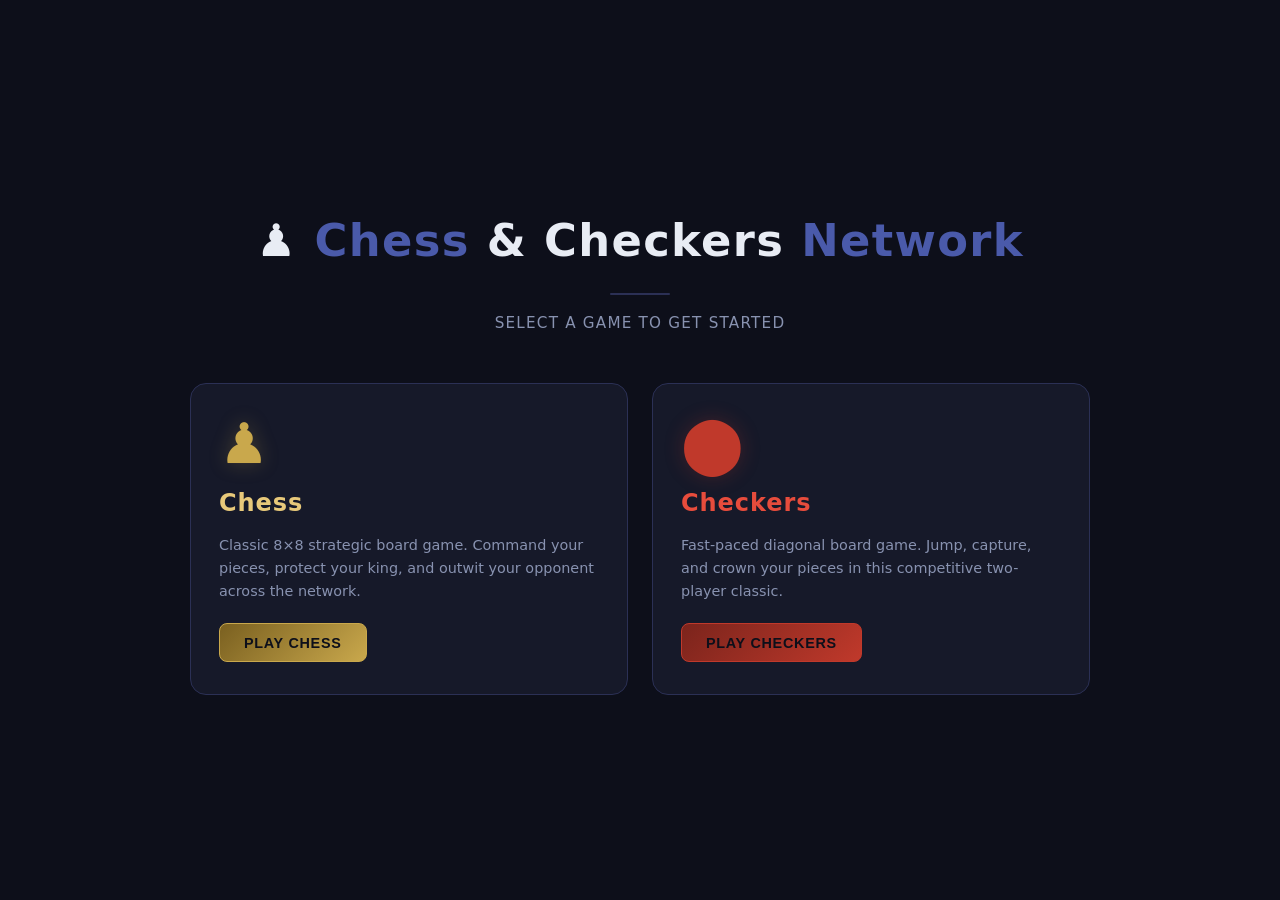
<file: ui/index.html>
<!DOCTYPE html>
<html lang="en">
<head>
  <meta charset="UTF-8" />
  <meta name="viewport" content="width=device-width, initial-scale=1.0" />
  <title>Chess &amp; Checkers Gaming Network</title>

  <link rel="stylesheet" href="css/layout.css" />
  <link rel="stylesheet" href="css/theme.css"  />
</head>
<body>

  <!-- PAGE 1 — Game Selection Menu -->
  <section id="page-menu" class="page page--active" aria-label="Game Selection">

    <header class="site-header">
      <h1 class="site-title">
        ♟ <span class="site-title-accent">Chess</span> &amp; Checkers
        <span class="site-title-accent">Network</span>
      </h1>
      <div class="divider"></div>
      <p class="site-subtitle">Select a game to get started</p>
    </header>

    <div class="game-select-grid" role="list">

      <!-- ── Chess Card ─────────────────────────── -->
      <article id="card-chess" class="game-card game-card--chess"
               role="listitem" aria-label="Play Chess">
        <div class="card-stripe" aria-hidden="true"></div>

        <span class="card-icon" aria-hidden="true">♟</span>
        <h2 class="card-title">Chess</h2>
        <p class="card-description">
          Classic 8×8 strategic board game. Command your pieces,
          protect your king, and outwit your opponent across the network.
        </p>
        <button id="btn-chess" class="card-btn" type="button">
          Play Chess
        </button>
      </article>

      <!-- ── Checkers Card ──────────────────────── -->
      <article id="card-checkers" class="game-card game-card--checkers"
               role="listitem" aria-label="Play Checkers">
        <div class="card-stripe" aria-hidden="true"></div>

        <span class="card-icon" aria-hidden="true">⬤</span>
        <h2 class="card-title">Checkers</h2>
        <p class="card-description">
          Fast-paced diagonal board game. Jump, capture, and crown your
          pieces in this competitive two-player classic.
        </p>
        <button id="btn-checkers" class="card-btn" type="button">
          Play Checkers
        </button>
      </article>

    </div><!-- /.game-select-grid -->

  </section><!-- /#page-menu -->


  <!-- PAGE 2 — Connection Lobby -->
  <section id="page-lobby" class="page" aria-label="Player Connection Lobby">

    <div class="lobby-container">

      <!-- Lobby header (game name injected by lobby.js) -->
      <header class="lobby-header">
        <h2 class="lobby-title">
          Connecting to
          <span id="lobby-game-name" class="lobby-game-label">Game</span>
        </h2>
        <div class="divider"></div>
        <p class="site-subtitle">Waiting for both players to join…</p>
      </header>

      <!-- ── Player Slots ────────────────────────────── -->
      <div class="players-panel" aria-live="polite" aria-label="Player connection status">

        <!-- Player 1 -->
        <div id="slot-p1" class="player-slot player-slot--waiting"
             role="status" aria-label="Player 1 status">
          <div id="avatar-p1" class="player-avatar player-avatar--chess"
               aria-hidden="true">♔</div>
          <span class="player-name">Player 1</span>
          <span id="role-p1" class="player-role">White Pieces</span>
          <div class="status-pill">
            <span id="dot-p1"          class="status-dot  status-dot--waiting"></span>
            <span id="status-label-p1" class="status-label status-label--waiting">Waiting…</span>
          </div>
        </div>

        <!-- VS badge -->
        <div class="vs-badge" aria-hidden="true">VS</div>

        <!-- Player 2 -->
        <div id="slot-p2" class="player-slot player-slot--waiting"
             role="status" aria-label="Player 2 status">
          <div id="avatar-p2" class="player-avatar player-avatar--chess"
               aria-hidden="true">♚</div>
          <span class="player-name">Player 2</span>
          <span id="role-p2" class="player-role">Black Pieces</span>
          <div class="status-pill">
            <span id="dot-p2"          class="status-dot  status-dot--waiting"></span>
            <span id="status-label-p2" class="status-label status-label--waiting">Waiting…</span>
          </div>
        </div>

      </div><!-- /.players-panel -->

      <!-- ── Action Buttons ─────────────────────────── -->
      <div class="lobby-actions">
        <button id="btn-start-game" class="btn-start" type="button" disabled>
            Waiting for players…
        </button>
        <button id="btn-back-menu" class="btn-back" type="button">
          ← Menu
        </button>
      </div>
    </div><!-- /.lobby-container -->

  </section><!-- /#page-lobby -->


  <!-- Toast notification container (populated by lobby.js) -->
  <div id="toast-container" class="toast-container" aria-live="polite" aria-atomic="false"></div>

  <script src="js/gameRouter.js" defer></script>
  <script src="js/menu.js"       defer></script>
  <script src="js/lobby.js"      defer></script>

  <!-- Bootstrap all controllers after DOM is ready -->
  <script defer>
    document.addEventListener('DOMContentLoaded', () => {
      GameRouter.init();
      MenuController.init();
      LobbyController.init();
    });
  </script>

</body>
</html>
</file>
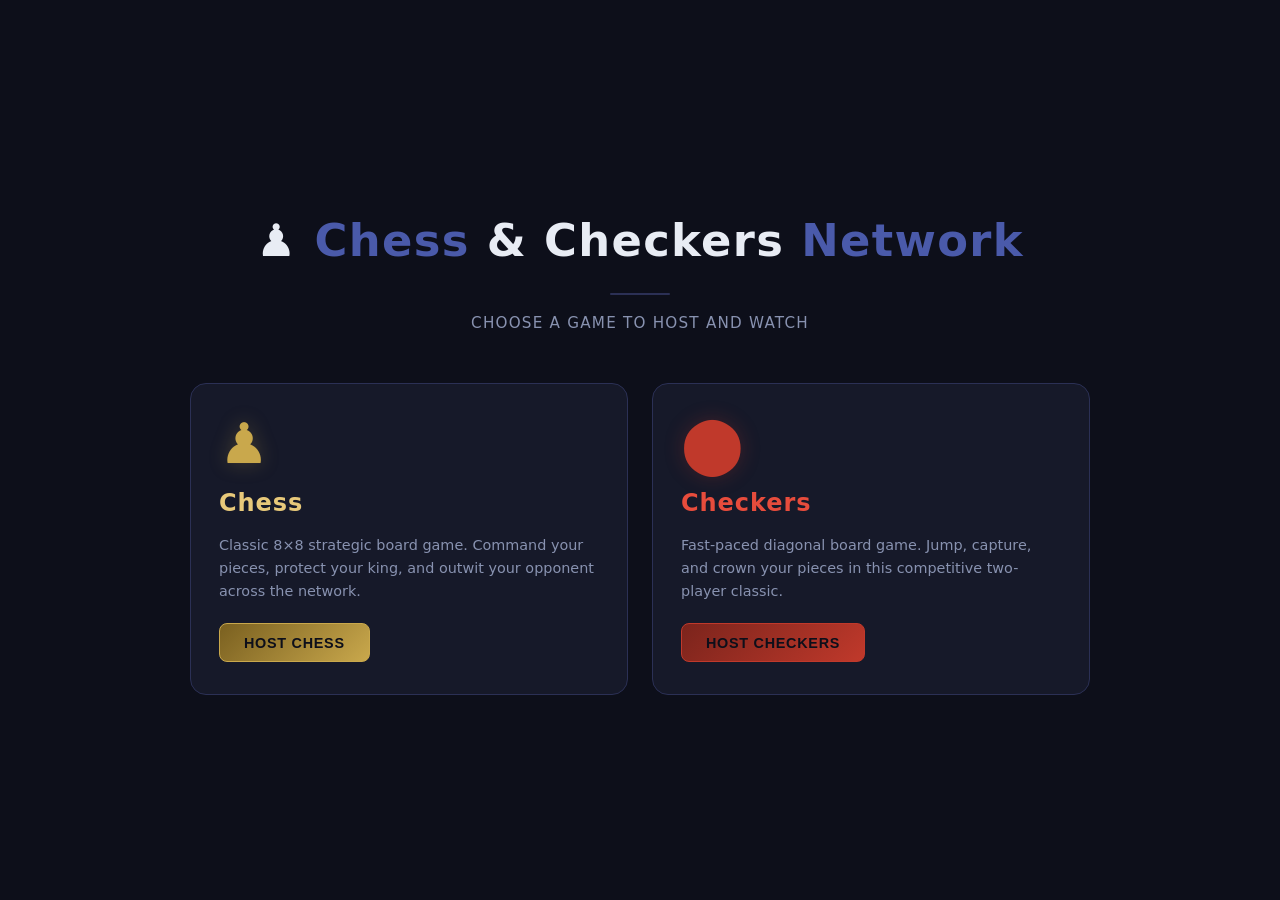
<file: ui/host.html>
<!DOCTYPE html>
<html lang="en">
<head>
  <meta charset="UTF-8" />
  <meta name="viewport" content="width=device-width, initial-scale=1.0" />
  <title>Host &amp; Spectate | Chess &amp; Checkers Network</title>

  <link rel="stylesheet" href="css/layout.css" />
  <link rel="stylesheet" href="css/theme.css"  />
</head>
<body>

  <!-- PAGE 1 — Game Selection Menu -->
  <section id="page-menu" class="page page--active" aria-label="Game Selection">

    <header class="site-header">
      <h1 class="site-title">
        ♟ <span class="site-title-accent">Chess</span> &amp; Checkers
        <span class="site-title-accent">Network</span>
      </h1>
      <div class="divider"></div>
      <p class="site-subtitle">Choose a game to host and watch</p>
    </header>

    <div class="game-select-grid" role="list">

      <!-- ── Chess Card ─────────────────────────── -->
      <article id="card-chess" class="game-card game-card--chess"
               role="listitem" aria-label="Host Chess">
        <div class="card-stripe" aria-hidden="true"></div>

        <span class="card-icon" aria-hidden="true">♟</span>
        <h2 class="card-title">Chess</h2>
        <p class="card-description">
          Classic 8×8 strategic board game. Command your pieces,
          protect your king, and outwit your opponent across the network.
        </p>
        <button id="btn-chess" class="card-btn" type="button">
          Host Chess
        </button>
      </article>

      <!-- ── Checkers Card ──────────────────────── -->
      <article id="card-checkers" class="game-card game-card--checkers"
               role="listitem" aria-label="Host Checkers">
        <div class="card-stripe" aria-hidden="true"></div>

        <span class="card-icon" aria-hidden="true">⬤</span>
        <h2 class="card-title">Checkers</h2>
        <p class="card-description">
          Fast-paced diagonal board game. Jump, capture, and crown your
          pieces in this competitive two-player classic.
        </p>
        <button id="btn-checkers" class="card-btn" type="button">
          Host Checkers
        </button>
      </article>

    </div><!-- /.game-select-grid -->

  </section><!-- /#page-menu -->


  <!-- PAGE 2 — Connection Lobby -->
  <section id="page-lobby" class="page" aria-label="Player Connection Lobby">

    <div class="lobby-container">

      <!-- Lobby header (game name injected by lobby.js) -->
      <header class="lobby-header">
        <h2 class="lobby-title">
          <span id="lobby-game-name">Game</span> host lobby
        </h2>
        <div class="divider"></div>
        <p class="site-subtitle">Start the game after both players join</p>
      </header>

      <div class="connection-form">
        <label for="host-address">Game server address</label>
        <input id="host-address" type="url" placeholder="Awaiting server integration"
               aria-describedby="host-address-todo" disabled />
        <p id="host-address-todo" class="connection-status">
          <strong>TODO:</strong> Connect the host automatically and show a shareable player link/address.
        </p>
        <p id="host-status" class="connection-status" role="status">Disconnected</p>
      </div>

      <!-- ── Player Slots ────────────────────────────── -->
      <div class="players-panel" aria-live="polite" aria-label="Player connection status">

        <!-- Player 1 -->
        <div id="slot-p1" class="player-slot player-slot--waiting"
             role="status" aria-label="Player 1 status">
          <div id="avatar-p1" class="player-avatar player-avatar--chess"
               aria-hidden="true">♔</div>
          <span class="player-name">Player 1</span>
          <span class="player-role">White Pieces</span>
          <div class="status-pill">
            <span id="dot-p1"          class="status-dot  status-dot--waiting"></span>
            <span id="status-label-p1" class="status-label status-label--waiting">Waiting…</span>
          </div>
        </div>

        <!-- VS badge -->
        <div class="vs-badge" aria-hidden="true">VS</div>

        <!-- Player 2 -->
        <div id="slot-p2" class="player-slot player-slot--waiting"
             role="status" aria-label="Player 2 status">
          <div id="avatar-p2" class="player-avatar player-avatar--chess"
               aria-hidden="true">♚</div>
          <span class="player-name">Player 2</span>
          <span class="player-role">Black Pieces</span>
          <div class="status-pill">
            <span id="dot-p2"          class="status-dot  status-dot--waiting"></span>
            <span id="status-label-p2" class="status-label status-label--waiting">Waiting…</span>
          </div>
        </div>

      </div><!-- /.players-panel -->

      <section id="host-board" class="spectator-board" aria-label="Game board" hidden>
        <p id="host-turn"></p>
        <pre id="host-position"></pre>
      </section>

      <!-- ── Action Buttons ─────────────────────────── -->
      <div class="lobby-actions">
        <button id="btn-start-game" class="btn-start" type="button" disabled>
          Start Game
        </button>
        <button id="btn-back-menu" class="btn-back" type="button">
          Back to menu
        </button>
      </div>
      <details class="connection-log">
        <summary>Connection log</summary>
        <ol id="connection-log"></ol>
      </details>
    </div><!-- /.lobby-container -->

  </section><!-- /#page-lobby -->


  <!-- Connection errors are announced here and kept in the connection log. -->
  <div id="toast-container" class="toast-container" aria-live="polite" aria-atomic="false"></div>

  <script src="js/gameRouter.js" defer></script>
  <script src="js/menu.js"       defer></script>
  <script src="js/feedback.js"   defer></script>
  <script src="js/lobby.js"      defer></script>

  <!-- Bootstrap all controllers after DOM is ready -->
  <script defer>
    document.addEventListener('DOMContentLoaded', () => {
      GameRouter.init();
      MenuController.init();
      LobbyController.init();
    });
  </script>

</body>
</html>
</file>
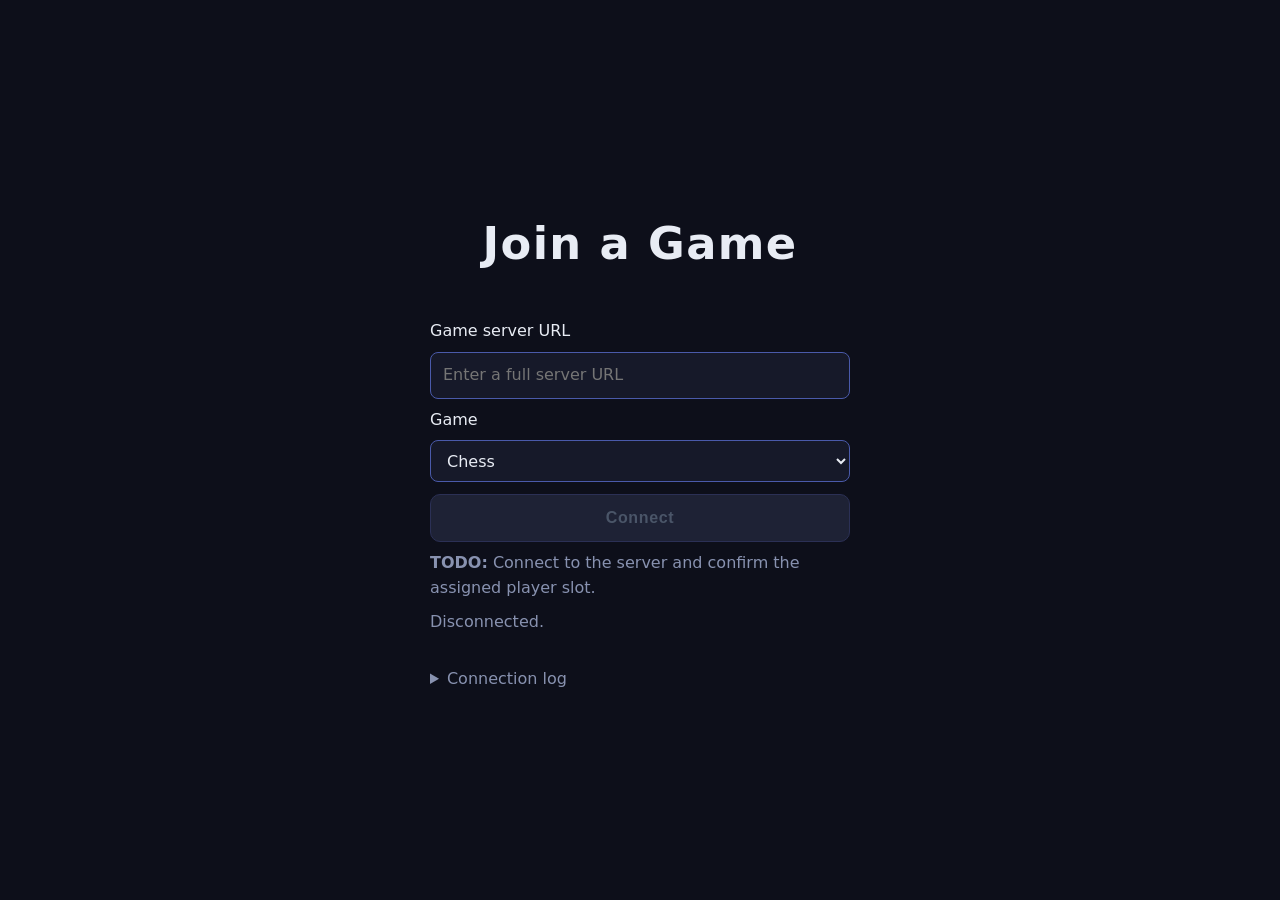
<file: ui/player.html>
<!DOCTYPE html>
<html lang="en">
<head>
  <meta charset="UTF-8" />
  <meta name="viewport" content="width=device-width, initial-scale=1.0" />
  <title>Join a Game | Chess &amp; Checkers Network</title>
  <link rel="stylesheet" href="css/layout.css" />
  <link rel="stylesheet" href="css/theme.css" />
  <script src="js/feedback.js" defer></script>
  <script src="js/player.js" defer></script>
</head>
<body>
  <main class="page page--active">
    <div class="lobby-container">
      <header class="lobby-header">
        <h1 class="site-title">Join a Game</h1>
      </header>

      <form id="player-form" class="connection-form" novalidate>
        <label for="player-address">Game server URL</label>
        <input id="player-address" type="url" placeholder="Enter a full server URL"
               aria-describedby="player-connect-todo" autocapitalize="none" spellcheck="false" required />
        <label for="player-game">Game</label>
        <select id="player-game">
          <option value="chess">Chess</option>
          <option value="checkers">Checkers</option>
        </select>
        <button id="player-connect" class="btn-start" type="submit" disabled>Connect</button>
        <p id="player-connect-todo" class="connection-status">
          <strong>TODO:</strong> Connect to the server and confirm the assigned player slot.
        </p>
        <p id="player-status" class="connection-status" role="status">Disconnected.</p>
      </form>

      <section id="player-board" class="spectator-board" aria-label="Game board" hidden>
        <p id="player-turn"></p>
        <pre id="player-board-state"></pre>
      </section>

      <details class="connection-log">
        <summary>Connection log</summary>
        <ol id="connection-log"></ol>
      </details>
    </div>
  </main>
  <div id="toast-container" class="toast-container" aria-live="polite" aria-atomic="false"></div>
</body>
</html>
</file>
<file: ui/css/layout.css>
/* ── Reset / Base ─────────────────────────────────────────────── */
*, *::before, *::after {
  box-sizing: border-box;
  margin: 0;
  padding: 0;
}

body {
  font-family: 'Segoe UI', system-ui, -apple-system, sans-serif;
  font-size: 16px;
  line-height: 1.6;
  min-height: 100vh;
  display: flex;
  flex-direction: column;
  align-items: center;
  justify-content: center;
  padding: 2rem 1rem;
}

/* ── Page Wrapper ─────────────────────────────────────────────── */
.page {
  display: none;        
  flex-direction: column;
  align-items: center;
  width: 100%;
  max-width: 900px;
  animation: fadeIn 0.3s ease;
}

.page--active {
  display: flex;
}

@keyframes fadeIn {
  from { opacity: 0; transform: translateY(12px); }
  to   { opacity: 1; transform: translateY(0);    }
}

/*Header */
.site-header {
  text-align: center;
  margin-bottom: 3rem;
}

.site-title {
  font-size: clamp(1.8rem, 4vw, 2.8rem);
  font-weight: 700;
  letter-spacing: 0.03em;
  margin-bottom: 0.4rem;
}

.site-subtitle {
  font-size: 0.95rem;
  letter-spacing: 0.08em;
  text-transform: uppercase;
}

/* Divider */
.divider {
  width: 60px;
  height: 2px;
  margin: 1rem auto;
  border-radius: 2px;
}

/*  Game Selection Grid  */
.game-select-grid {
  display: grid;
  grid-template-columns: repeat(auto-fit, minmax(280px, 1fr));
  gap: 1.5rem;
  width: 100%;
}

/* Game Card */
.game-card {
  position: relative;
  border: 1px solid;
  border-radius: 16px;
  padding: 2rem 1.75rem;
  cursor: pointer;
  transition: transform 0.2s ease, border-color 0.2s ease,
              background-color 0.2s ease, box-shadow 0.2s ease;
  overflow: hidden;
  display: flex;
  flex-direction: column;
  gap: 0.75rem;
}

.game-card:hover {
  transform: translateY(-4px);
  box-shadow: 0 8px 32px rgba(0, 0, 0, 0.4);
}

/* Top accent stripe */
.card-stripe {
  position: absolute;
  top: 0;
  left: 0;
  right: 0;
  height: 3px;
  background: transparent;
  transition: background 0.3s ease;
}

.game-card .card-icon {
  font-size: 3.5rem;
  line-height: 1;
}

.game-card .card-title {
  font-size: 1.5rem;
  font-weight: 700;
  letter-spacing: 0.04em;
}

.game-card .card-description {
  font-size: 0.9rem;
  line-height: 1.6;
  flex: 1;
}

.game-card .card-btn {
  display: inline-block;
  margin-top: 0.5rem;
  padding: 0.65rem 1.5rem;
  border-radius: 8px;
  border: 1px solid;
  font-size: 0.9rem;
  font-weight: 600;
  letter-spacing: 0.05em;
  text-transform: uppercase;
  cursor: pointer;
  transition: background 0.2s ease, box-shadow 0.2s ease;
  align-self: flex-start;
}

/* Lobby Page */
.lobby-container {
  width: 100%;
  display: flex;
  flex-direction: column;
  align-items: center;
  gap: 2rem;
}

.lobby-header {
  text-align: center;
}

.lobby-title {
  font-size: clamp(1.4rem, 3vw, 2rem);
  font-weight: 700;
  margin-bottom: 0.3rem;
}

.lobby-game-label {
  font-size: 0.85rem;
  letter-spacing: 0.1em;
  text-transform: uppercase;
}

/* Player Slots */
.players-panel {
  display: grid;
  grid-template-columns: 1fr auto 1fr;
  align-items: center;
  gap: 1.5rem;
  width: 100%;
  max-width: 700px;
}

.player-slot {
  border: 1px solid;
  border-radius: 14px;
  padding: 1.5rem 1.25rem;
  display: flex;
  flex-direction: column;
  align-items: center;
  gap: 0.75rem;
  transition: border-color 0.4s ease, background-color 0.4s ease,
              box-shadow 0.4s ease;
}

.player-slot--connected {
  box-shadow: 0 0 16px rgba(39, 174, 96, 0.2);
}

.player-avatar {
  width: 64px;
  height: 64px;
  border-radius: 50%;
  display: flex;
  align-items: center;
  justify-content: center;
  font-size: 2rem;
}

.player-name {
  font-size: 1rem;
  font-weight: 600;
}

.player-role {
  font-size: 0.75rem;
  letter-spacing: 0.08em;
  text-transform: uppercase;
}

/* Status pill */
.status-pill {
  display: flex;
  align-items: center;
  gap: 0.4rem;
  padding: 0.3rem 0.75rem;
  border-radius: 20px;
  font-size: 0.78rem;
  font-weight: 600;
}

.status-dot {
  width: 8px;
  height: 8px;
  border-radius: 50%;
  animation: pulse 1.8s infinite;
}

@keyframes pulse {
  0%, 100% { opacity: 1;   transform: scale(1);    }
  50%       { opacity: 0.5; transform: scale(0.85); }
}

.player-slot--connected .status-dot { animation: none; opacity: 1; }

/* VS badge */
.vs-badge {
  font-size: 1.2rem;
  font-weight: 800;
  letter-spacing: 0.05em;
  opacity: 0.5;
  flex-shrink: 0;
}

/* Lobby Actions */
.lobby-actions {
  display: flex;
  flex-direction: column;
  align-items: center;
  gap: 0.75rem;
  width: 100%;
  max-width: 320px;
}

.btn-start,
.btn-back {
  width: 100%;
  padding: 0.85rem 1.5rem;
  border-radius: 10px;
  border: 1px solid;
  font-size: 1rem;
  font-weight: 600;
  letter-spacing: 0.04em;
  cursor: pointer;
  transition: background 0.2s ease, box-shadow 0.2s ease,
              color 0.2s ease, border-color 0.2s ease;
}

.btn-start {
  margin-top: 0.25rem;
}

.connection-form,
.connection-log,
.spectator-board {
  width: 100%;
  max-width: 420px;
}

.connection-form {
  display: grid;
  gap: 0.5rem;
}

.connection-form input,
.connection-form select {
  width: 100%;
  padding: 0.6rem 0.75rem;
  border: 1px solid var(--color-border-glow);
  border-radius: 8px;
  font: inherit;
  color: var(--color-text-primary);
  background: var(--color-bg-secondary);
  color-scheme: dark;
}

#host-address:disabled {
  opacity: 0.55;
  cursor: not-allowed;
}

.connection-status,
.connection-log {
  color: var(--color-text-secondary);
}

.connection-log summary {
  cursor: pointer;
}

.connection-log ol {
  max-height: 12rem;
  overflow: auto;
  list-style: none;
  overflow-wrap: anywhere;
}

.connection-error {
  color: #ff968a;
}

.spectator-board {
  padding: 0.75rem;
  border: 1px solid var(--color-border);
  border-radius: 8px;
  background: var(--color-bg-secondary);
}

.spectator-board pre {
  overflow-x: auto;
}

/* Toast */
.toast-container {
  position: fixed;
  bottom: 1.5rem;
  right: 1.5rem;
  display: flex;
  flex-direction: column;
  gap: 0.5rem;
  z-index: 999;
}

.toast {
  padding: 0.75rem 1.25rem;
  border-radius: 10px;
  border: 1px solid;
  font-size: 0.88rem;
  max-width: min(320px, calc(100vw - 3rem));
  overflow-wrap: anywhere;
  animation: slideIn 0.3s ease;
}

@keyframes slideIn {
  from { opacity: 0; transform: translateX(30px); }
  to   { opacity: 1; transform: translateX(0);    }
}

/* Responsive */
@media (max-width: 600px) {
  .players-panel {
    grid-template-columns: 1fr;
    grid-template-rows: auto auto auto;
  }
  .vs-badge { transform: rotate(90deg); }
}
</file>
<file: ui/css/theme.css>
:root {
  /* Brand palette */
  --color-bg-primary:       #0d0f1a;   /* deep navy background          */
  --color-bg-secondary:     #161929;   /* card / panel background        */
  --color-bg-tertiary:      #1e2235;   /* hover / subtle surface         */
  --color-border:           #2b3055;   /* panel borders                  */
  --color-border-glow:      #4a5aaa;   /* focused / active borders       */

  /* Text */
  --color-text-primary:     #e8ecf4;   /* main readable text             */
  --color-text-secondary:   #8892b0;   /* subdued labels                 */
  --color-text-muted:       #4a5568;   /* disabled / placeholder         */

  /* Accent — Chess (gold) */
  --color-chess-primary:    #c9a84c;
  --color-chess-secondary:  #e8c97a;
  --color-chess-glow:       rgba(201, 168, 76, 0.25);
  --color-chess-dark:       #7a6020;

  /* Accent — Checkers (crimson) */
  --color-checkers-primary:  #c0392b;
  --color-checkers-secondary: #e74c3c;
  --color-checkers-glow:     rgba(192, 57, 43, 0.25);
  --color-checkers-dark:     #7b241c;

  /* Status colors */
  --color-status-connected:    #27ae60;
  --color-status-waiting:      #f39c12;
  --color-status-disconnected: #e74c3c;
  --color-status-connected-bg: rgba(39, 174, 96,  0.12);
  --color-status-waiting-bg:   rgba(243, 156, 18, 0.12);

  /* Interactive */
  --color-btn-hover-shadow:  rgba(74, 90, 170, 0.5);
  --color-overlay:           rgba(0, 0, 0, 0.6);
}

/* Global Base Styles (color-only rules) */
body {
  background-color: var(--color-bg-primary);
  color: var(--color-text-primary);
}

/* Menu Card Colors */
.game-card {
  background-color: var(--color-bg-secondary);
  border-color: var(--color-border);
  color: var(--color-text-primary);
}

.game-card:hover {
  border-color: var(--color-border-glow);
  background-color: var(--color-bg-tertiary);
}

/* Chess card accent */
.game-card--chess {
  --card-accent:      var(--color-chess-primary);
  --card-accent-soft: var(--color-chess-glow);
  --card-accent-dark: var(--color-chess-dark);
  --card-accent-sec:  var(--color-chess-secondary);
}

/* Checkers card accent */
.game-card--checkers {
  --card-accent:      var(--color-checkers-primary);
  --card-accent-soft: var(--color-checkers-glow);
  --card-accent-dark: var(--color-checkers-dark);
  --card-accent-sec:  var(--color-checkers-secondary);
}

.game-card .card-icon {
  color: var(--card-accent);
  text-shadow: 0 0 20px var(--card-accent-soft);
}

.game-card .card-title {
  color: var(--card-accent-sec);
}

.game-card .card-description {
  color: var(--color-text-secondary);
}

.game-card .card-btn {
  background: linear-gradient(135deg, var(--card-accent-dark), var(--card-accent));
  color: var(--color-bg-primary);
  border-color: var(--card-accent);
}

.game-card .card-btn:hover {
  background: linear-gradient(135deg, var(--card-accent), var(--card-accent-sec));
  box-shadow: 0 4px 20px var(--card-accent-soft);
}

.game-card:hover .card-stripe {
  background: linear-gradient(90deg, var(--card-accent), transparent);
}

/* Lobby / Connection Panel Colors */
.lobby-header--chess   { color: var(--color-chess-secondary);   }
.lobby-header--checkers { color: var(--color-checkers-secondary); }

.player-slot {
  background-color: var(--color-bg-secondary);
  border-color: var(--color-border);
}

.player-slot--connected {
  border-color: var(--color-status-connected);
  background-color: var(--color-status-connected-bg);
}

.player-slot--waiting {
  border-color: var(--color-status-waiting);
  background-color: var(--color-status-waiting-bg);
}

.status-dot--connected   { background-color: var(--color-status-connected);    }
.status-dot--waiting     { background-color: var(--color-status-waiting);       }
.status-dot--disconnected { background-color: var(--color-status-disconnected); }

.status-label--connected   { color: var(--color-status-connected);    }
.status-label--waiting     { color: var(--color-status-waiting);       }
.status-label--disconnected { color: var(--color-status-disconnected); }

.player-avatar--chess    { background: linear-gradient(135deg, var(--color-chess-dark),    var(--color-chess-primary));    }
.player-avatar--checkers { background: linear-gradient(135deg, var(--color-checkers-dark), var(--color-checkers-primary)); }

/* Start button — inherits the active-game accent from JS-applied class */
.btn-start {
  background: linear-gradient(135deg, #1a4a2e, #27ae60);
  color: #fff;
  border-color: var(--color-status-connected);
}

.btn-start:disabled {
  background: var(--color-bg-tertiary);
  color: var(--color-text-muted);
  border-color: var(--color-border);
  cursor: not-allowed;
}

.btn-back {
  color: var(--color-text-secondary);
  border-color: var(--color-border);
  background-color: transparent;
}

.btn-back:hover {
  color: var(--color-text-primary);
  border-color: var(--color-border-glow);
  background-color: var(--color-bg-tertiary);
}

/* Page Title */
.site-title        { color: var(--color-text-primary); }
.site-subtitle     { color: var(--color-text-secondary); }
.site-title-accent { color: var(--color-border-glow); }

/* Divider / Separator */
.divider { background-color: var(--color-border); }

/* Toast / Notification Colors */
.toast--info    { background-color: #1a2a4a; border-color: var(--color-border-glow); }
.toast--success { background-color: #1a3a2a; border-color: var(--color-status-connected); }
.toast--error   { background-color: #3a1a1a; border-color: var(--color-status-disconnected); }
</file>
